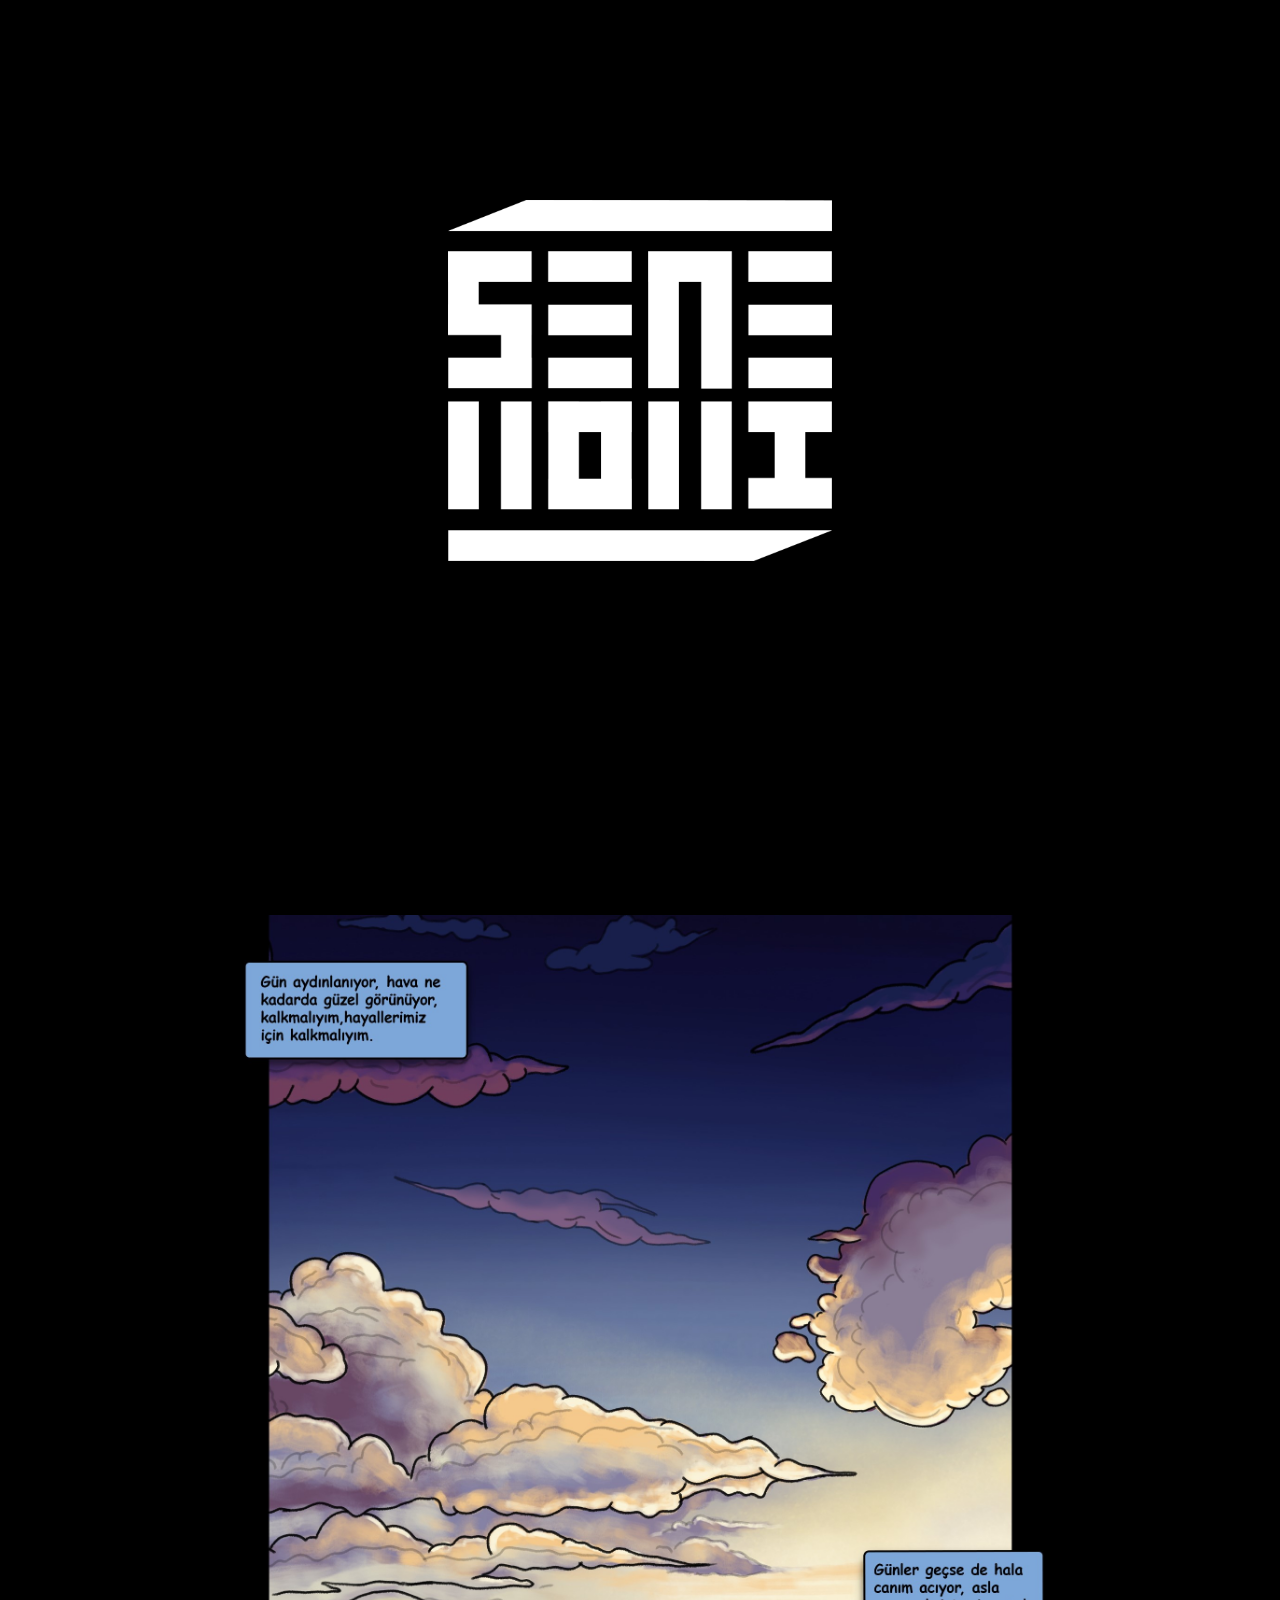
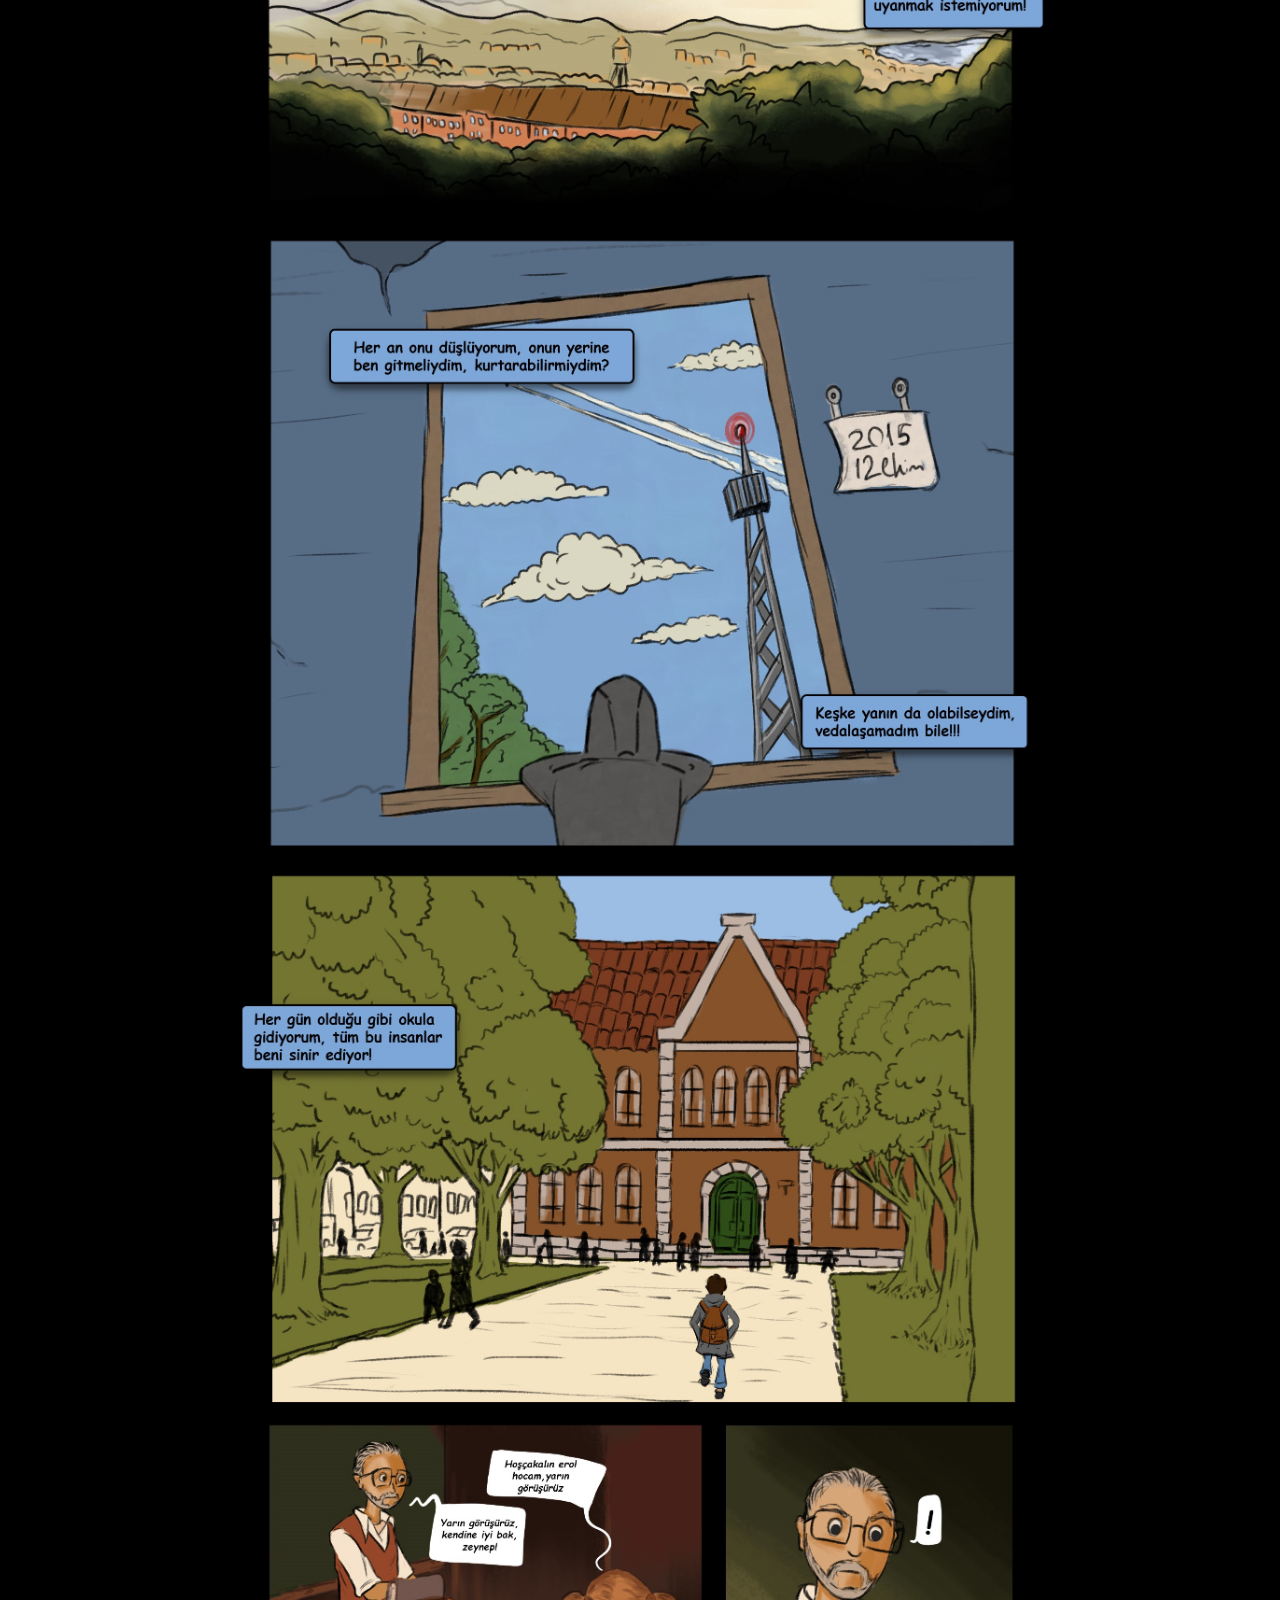
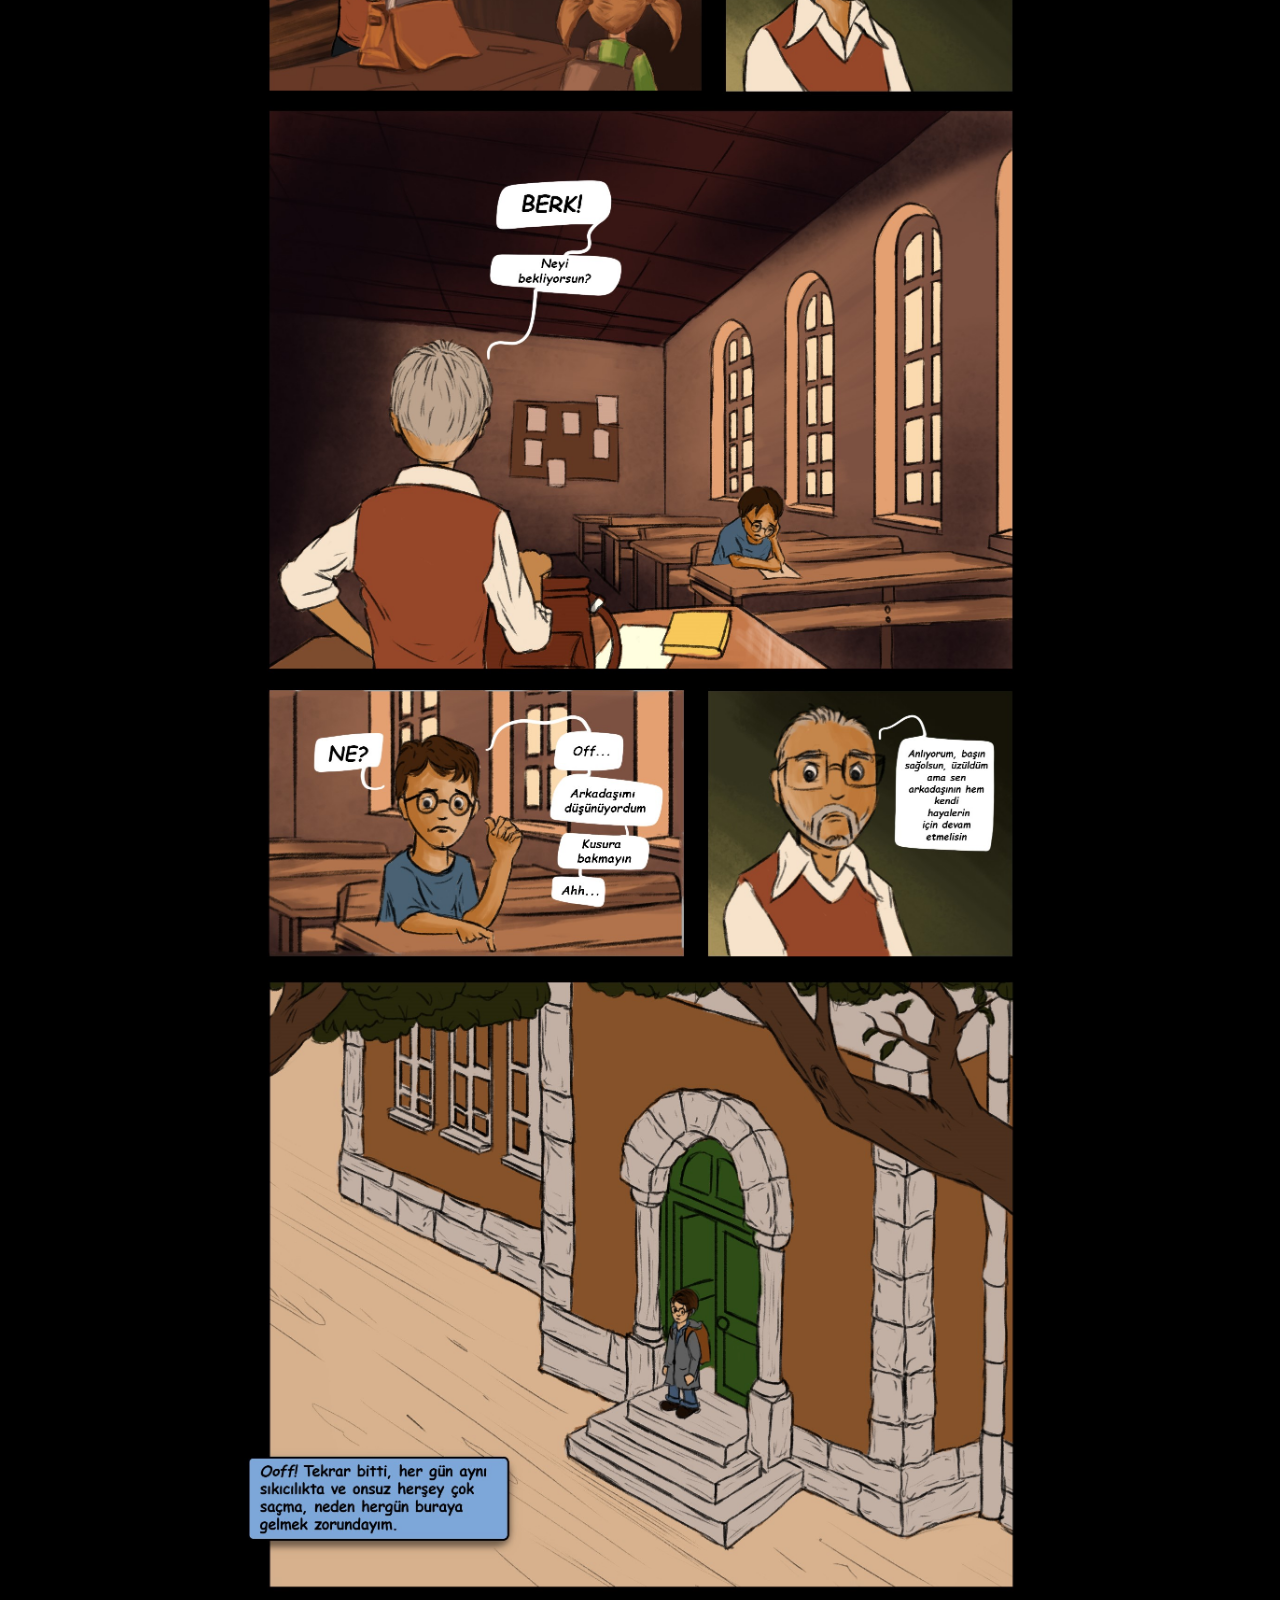
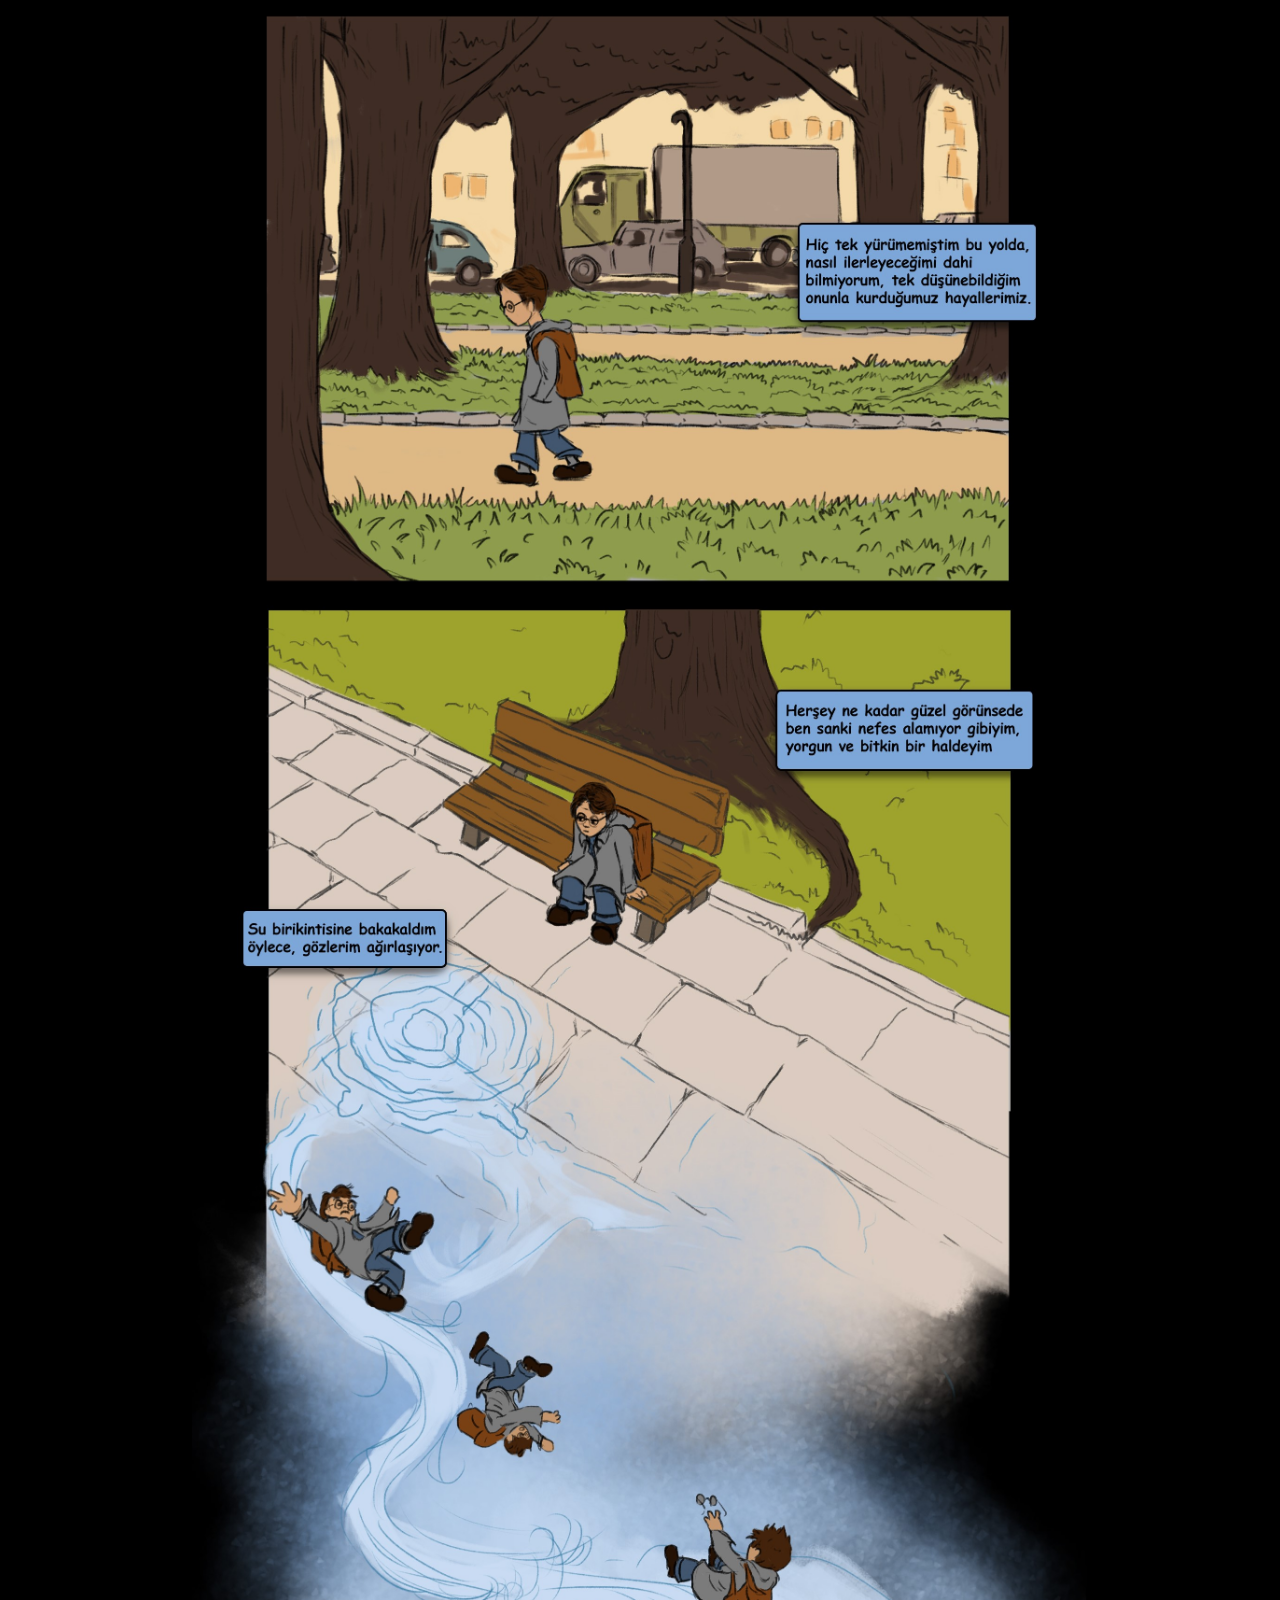
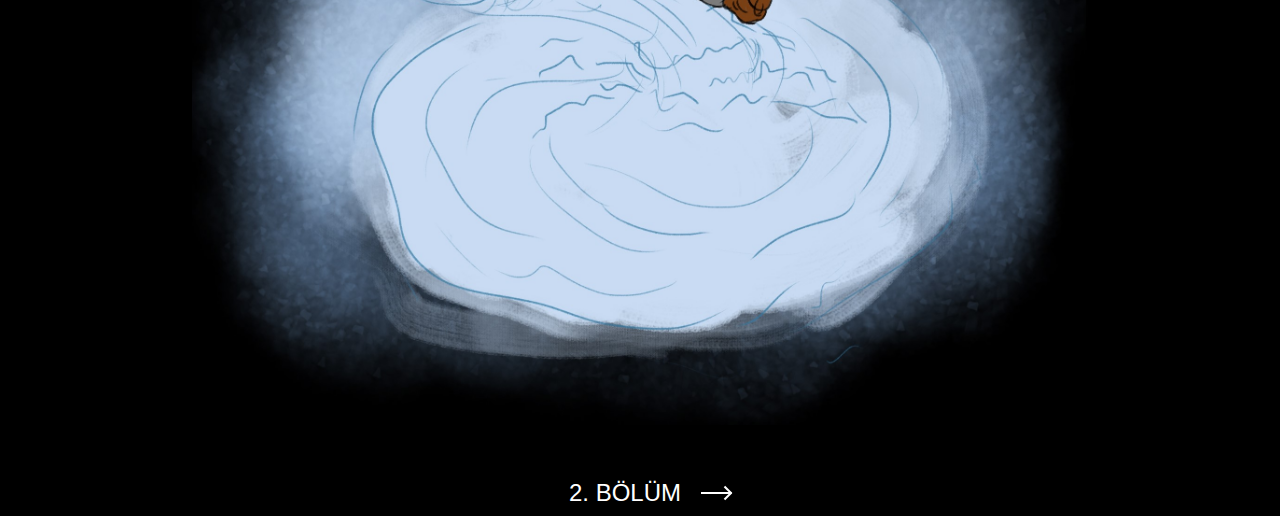
<file: 1.bölüm.html>
<!DOCTYPE html>
<html lang="en">

<head>
    <meta charset="UTF-8">
    <meta http-equiv="X-UA-Compatible" content="IE=edge">
    <meta name="viewport" content="width=device-width, initial-scale=1.0">
    <title>1.Bölüm</title>
    <link rel="stylesheet" href="https://cdnjs.cloudflare.com/ajax/libs/font-awesome/6.0.0-beta2/css/all.min.css">
    <link rel="stylesheet" href="1.bölüm.css">
</head>

<body>
  
    <header>

        <img src="img/sene 2021.png" class="sene" alt="">

        <div class="scene">
            <img onmouseover="bigImg()"   onmouseout="bigImg2() " src="img/1.bölüm.jpg" class="scene-item-image" alt="">
           
    </header>

<div class="button">
  <a class="effect1" href="2.bölüm.html">
    2. BÖLÜM
    <span class="bg"></span>
  </a>
</div>
    <script>


        
var downs = document.getElementById('DownUp');
        
        document.addEventListener('scroll', function(e) {
        
        if (window.scrollY>50) {
            downs.classList.add('fa-angle-up');
            downs.classList.remove('fa-angle-down');
        } else {
            downs.classList.add('fa-angle-down');
            downs.classList.remove('fa-angle-up');
        }
        
        });
        
        
        downs.addEventListener('click', function(e) {
            position= document.documentElement;
            if (window.scrollY>50) {
                position.scrollTop   =0 ;
            } else {
                position.scrollTop   = 900;
            }
        
        
           
        
        });
        
        </script>
  

    <script src="1.bölüm.js"></script>
</body>

</html>
</file>
<file: 1.bölüm.css>
@import url('https://fonts.googleapis.com/css2?family=Comic+Neue:ital,wght@0,300;0,400;0,700;1,300;1,400;1,700&display=swap');

*{
width: 100%;
height: auto;
margin-right:auto; 
margin-left:auto; 
margin-top:50px; 
text-align:center; 

}

.button {
  display: -webkit-box;
  display: -ms-flexbox;
  display:block;
  -webkit-box-align: center;
      -ms-flex-align: center;
          align-items: center;
  -webkit-box-pack: center;
      -ms-flex-pack: center;
          justify-content: center;
  height: 100%;
  background: rgb(0, 0, 0);
}

.effect1 {
  color: rgb(255, 255, 255);
  text-decoration: none;
  font-family: sans-serif;
  font-size: 24px;
  position: relative;
  padding: 10px 50px 10px 20px;

  -webkit-transition: all 0.3s;

  -o-transition: all 0.3s;

  transition: all 0.3s;

  -webkit-transform: scale(3);

      -ms-transform: scale(3);

          transform: scale(3); /*change scale(3) to scale(1)*/
}

.effect1 .bg {
  background: rgb(255, 255, 255);
  width: 30px;
  height: 2px;
  position: absolute;
  right: 0;
  top: 50%;
  margin-top: -1px;
  z-index: -1;

  -webkit-transition: all 0.3s;

  -o-transition: all 0.3s;

  transition: all 0.3s;
}

.effect1:hover {
  padding-right: 20px;
  color: rgb(0, 0, 0);
}

.effect1:hover .bg {
  height: 100%;
  width: 100%;
  -webkit-transform: translate(0, -50%);
      -ms-transform: translate(0, -50%);
          transform: translate(0, -50%);
}

.effect1 .bg:before, .effect1 .bg:after {
  content: '';
  height: 2px;
  width: 10px;
  background: rgb(255, 255, 255);
  position: absolute;
  right: -2px;      
  -webkit-transition: all 0.3s;      
  -o-transition: all 0.3s;      
  transition: all 0.3s;
}

.effect1 .bg:before {
  bottom: 3px;
  -webkit-transform: rotate(45deg);
      -ms-transform: rotate(45deg);
          transform: rotate(45deg);
}
.effect1 .bg:after{
  top: 3px;
  -webkit-transform: rotate(-45deg);
      -ms-transform: rotate(-45deg);
          transform: rotate(-45deg);
}

.effect1:hover .bg:before,
.effect1:hover .bg:after{
  right: 0;
}

.effect1:hover .bg:before{
  bottom: 6px;
}

.effect1:hover .bg:after{
  top: 6px;
}

body{
    font-family: 'Comic Neue', sans-serif;
    background-color: black;
}

.DownUp{
    color: white;
        position: fixed;
        bottom: 0px;
        right:48%;
        z-index: 500;
        font-size: 30px;
      
    }


.sene{
   width: 30%;
   margin-top: 100px;

}
.scene
{

    width:70%;
position: relative;
margin-top:300px;
}

.scene2
{

    width:50%;
position: relative;
margin-top:800px;

}

.scene3
{

width:50%;
position: relative;
margin-top:3000px;
}




.box{
    position: absolute;
    color: rgb(0, 0, 0);
    background-color: rgba(255, 255, 255, 0.733);
    padding: 10px;
    width: 7%;
    left:51%;
    top:380px;
    border-radius: 10%;
    font-weight: 700;
    
}


.box2{
    position: absolute;
    color: rgb(0, 0, 0);
    background-color: rgba(255, 255, 255, 0.733);
    padding: 10px;
    width: 7%;
    left:0%;
    top:1500px;
    border-radius: 10%;
    font-weight: 700;
    
}
</file>
